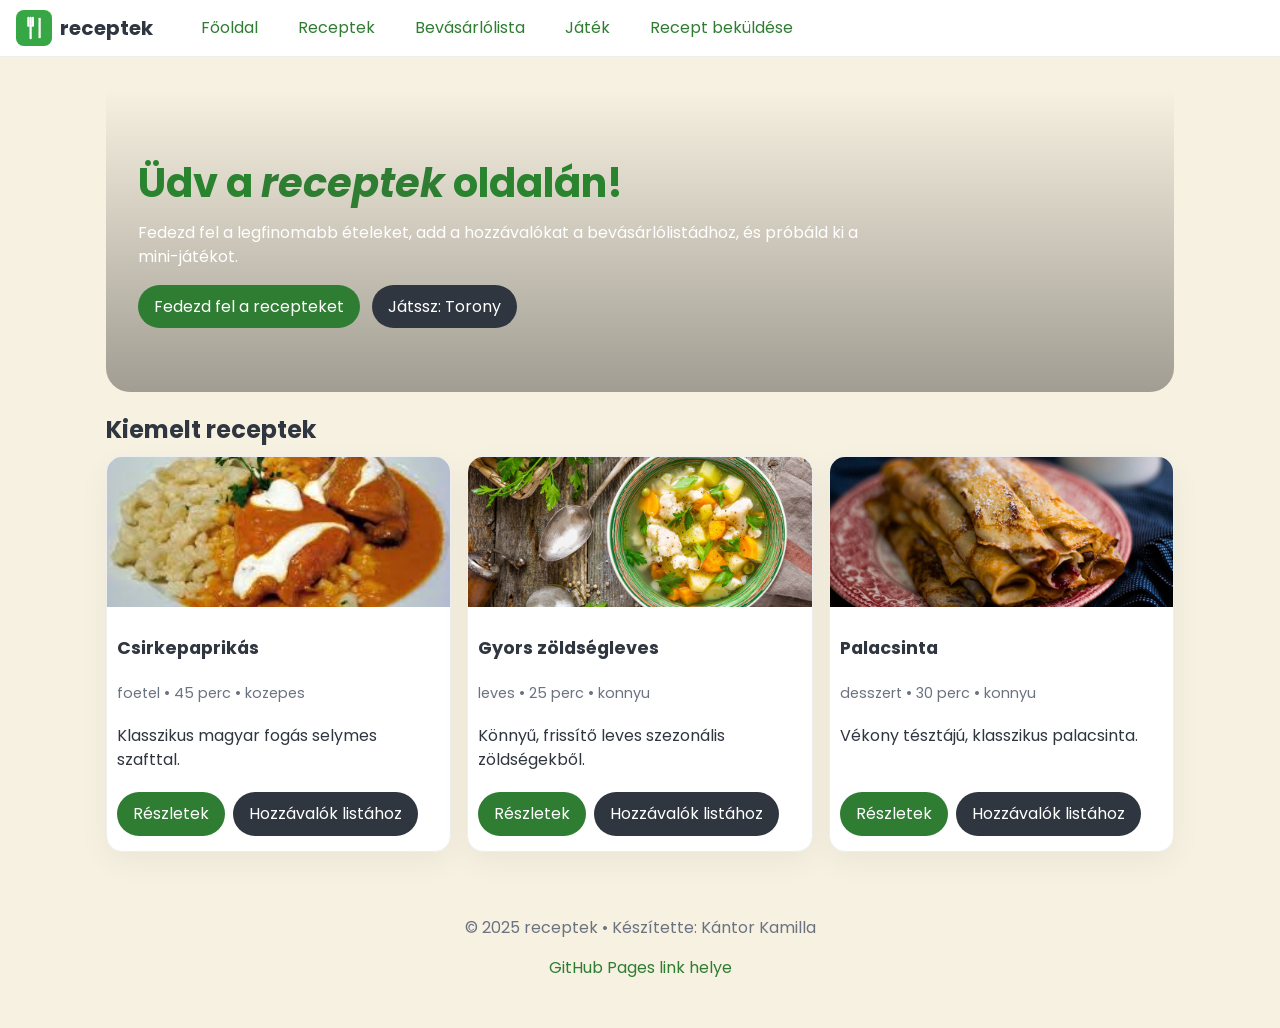
<file: receptek_starter/index.html>
<!doctype html>
<html lang="hu">
<head>
  <meta charset="UTF-8">
  <meta name="viewport" content="width=device-width, initial-scale=1.0">
  <meta name="author" content="Vezetéknév Keresztnév">
  <meta name="description" content="Receptek – receptajánló weboldal bevásárlólistával és mini-játékkal.">
  <title>receptek</title>
  <link rel="icon" href="favicon2.svg" type="image/svg+xml">
  <link rel="preconnect" href="https://fonts.googleapis.com">
  <link rel="preconnect" href="https://fonts.gstatic.com" crossorigin>
  <link href="https://fonts.googleapis.com/css2?family=Merriweather:wght@400;700&family=Poppins:wght@400;600;700&display=swap" rel="stylesheet">
  <link rel="stylesheet" href="css/style.css">
</head>
<body>
  <header class="site-header">
    <a class="logo" href="index.html" aria-label="Főoldal">
      <img src="images/logo2.svg" alt="receptek logó">
      <span class="brand">receptek</span>
    </a>
    <button class="menu-toggle" aria-expanded="false" aria-controls="site-nav" aria-label="Menü váltása">☰</button>
    <nav id="site-nav" class="site-nav" aria-label="Fő navigáció">
      <a href="index.html">Főoldal</a>
      <a href="receptek.html">Receptek</a>
      <a href="lista.html">Bevásárlólista</a>
      <a href="jatek.html">Játék</a>
      <a href="kapcsolat.html">Recept beküldése</a>
    </nav>
  </header>
  <main class="container">

    <section class="hero">
      <div class="hero__content">
        <h1>Üdv a <em class="rec">receptek</em> oldalán!</h1>
        <p>Fedezd fel a legfinomabb ételeket, add a hozzávalókat a bevásárlólistádhoz, és próbáld ki a mini-játékot.</p>
        <div class="hero__actions">
          <a class="btn" href="receptek.html">Fedezd fel a recepteket</a>
          <a class="btn btn--secondary" href="jatek.html">Játssz: Torony</a>
        </div>
      </div>
    </section>

    <section class="grid_cards" id="featured">
      <h2 class="section-title">Kiemelt receptek</h2>
      <div class="card-grid" data-bind="featured">
        <!-- JS tölti be a kártyákat a RECIPES-ből -->
      </div>
    </section>

    <script type="module">
      import { RECIPES } from './js/data/recipes.js';
      import { createRecipeCard } from './js/receptek.js';

      const featured = document.querySelector('[data-bind="featured"]');
      const top3 = RECIPES.slice(0, 3);
      for (const r of top3) {
        featured.appendChild(createRecipeCard(r));
      }
    </script>

  </main>
  <footer class="site-footer">
    <p>&copy; 2025 receptek • Készítette: Kántor Kamilla</p>
    <p><a href="#" rel="nofollow">GitHub Pages link helye</a></p>
  </footer>
  <script type="module" src="js/main.js"></script>
</body>
</html>
</file>
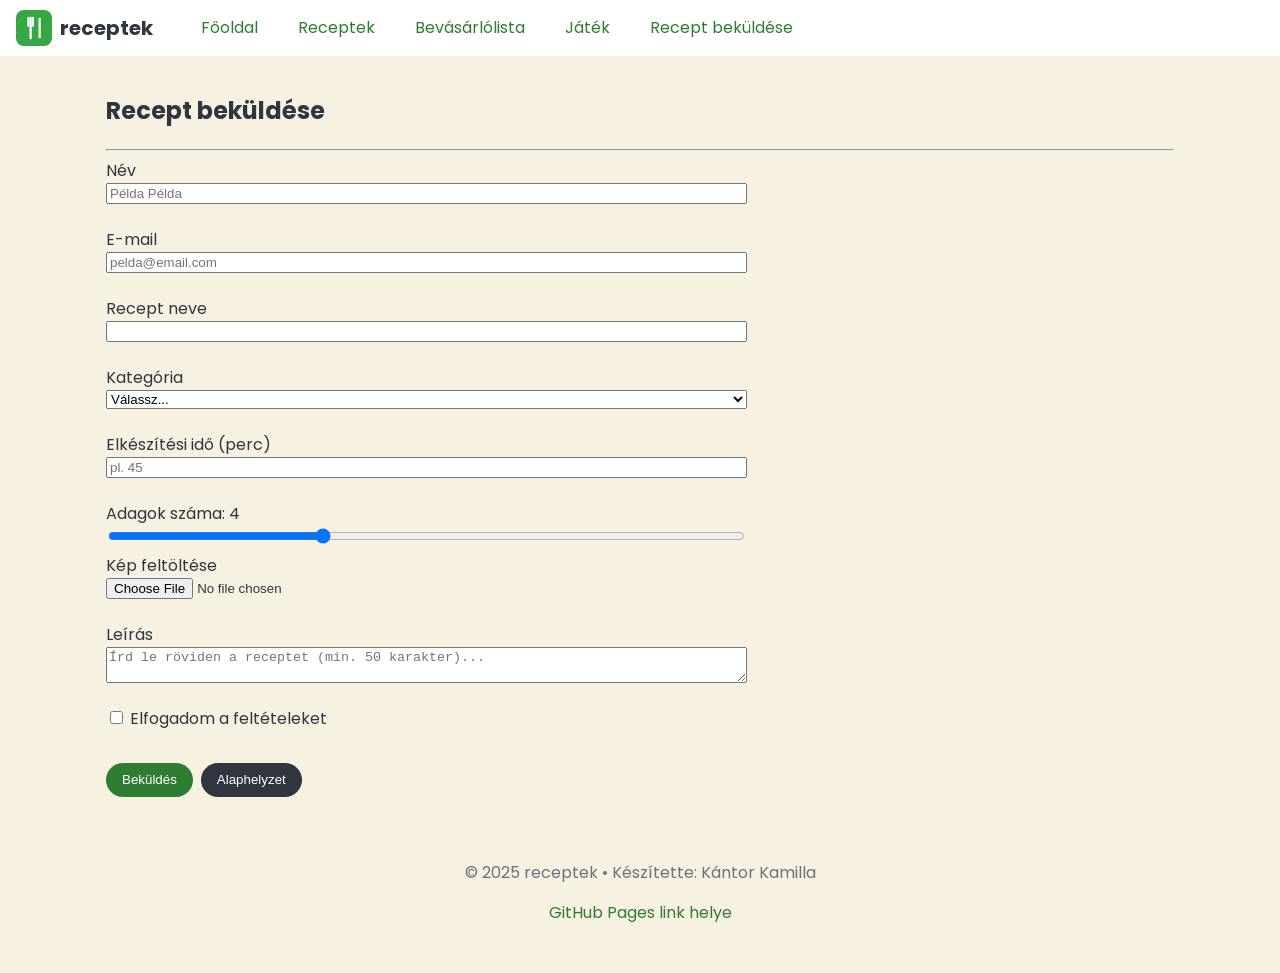
<file: receptek_starter/kapcsolat.html>
<!doctype html>
<html lang="hu">
<head>
  <meta charset="UTF-8">
  <meta name="viewport" content="width=device-width, initial-scale=1.0">
  <meta name="author" content="Vezetéknév Keresztnév">
  <meta name="description" content="Receptek – receptajánló weboldal bevásárlólistával és mini-játékkal.">
  <title>receptek</title>
  <link rel="icon" href="favicon2.svg" type="image/svg+xml">
  <link rel="preconnect" href="https://fonts.googleapis.com">
  <link rel="preconnect" href="https://fonts.gstatic.com" crossorigin>
  <link href="https://fonts.googleapis.com/css2?family=Merriweather:wght@400;700&family=Poppins:wght@400;600;700&display=swap" rel="stylesheet">
  <link rel="stylesheet" href="css/style.css">
</head>
<body>
  <header class="site-header">
    <a class="logo" href="index.html" aria-label="Főoldal">
      <img src="images/logo2.svg" alt="receptek logó">
      <span class="brand">receptek</span>
    </a>
    <button class="menu-toggle" aria-expanded="false" aria-controls="site-nav" aria-label="Menü váltása">☰</button>
    <nav id="site-nav" class="site-nav" aria-label="Fő navigáció">
      <a href="index.html">Főoldal</a>
      <a href="receptek.html">Receptek</a>
      <a href="lista.html">Bevásárlólista</a>
      <a href="jatek.html">Játék</a>
      <a href="kapcsolat.html">Recept beküldése</a>
    </nav>
  </header>
  <main class="container">

    <section class="form">
      <h1>Recept beküldése</h1> <hr>
      <form id="submitForm" novalidate>
        <div class="form-row">
          <label for="name">Név</label>
          <input id="name" name="name" type="text" required minlength="3" placeholder="Példa Példa">
          <small class="error" id="err-name"></small>
        </div>

        <div class="form-row">
          <label for="email">E-mail</label>
          <input id="email" name="email" type="email" required placeholder="pelda@email.com">
          <small class="error" id="err-email"></small>
        </div>

        <div class="form-row">
          <label for="recipeName">Recept neve</label>
          <input id="recipeName" name="recipeName" type="text" required minlength="3">
          <small class="error" id="err-recipeName"></small>
        </div>

        <div class="form-row">
          <label for="category">Kategória</label>
          <select id="category" name="category" required>
            <option value="">Válassz...</option>
            <option value="leves">Leves</option>
            <option value="foetel">Főétel</option>
            <option value="desszert">Desszert</option>
            <option value="vega">Vegetáriánus</option>
          </select>
          <small class="error" id="err-category"></small>
        </div>

        <div class="form-row">
          <label for="time">Elkészítési idő (perc)</label>
          <input id="time" name="time" type="number" min="1" max="240" required placeholder="pl. 45">
          <small class="error" id="err-time"></small>
        </div>

        <div class="form-row">
          <label for="servings">Adagok száma: <output id="servingsOut">4</output></label>
          <input id="servings" name="servings" type="range" min="1" max="10" value="4">
        </div>

        <div class="form-row">
          <label for="image">Kép feltöltése</label>
          <input id="image" name="image" type="file" accept="image/*">
          <small class="error" id="err-image"></small>
        </div>

        <div class="form-row">
          <label for="desc">Leírás</label>
          <textarea id="desc" name="desc" minlength="50" required placeholder="Írd le röviden a receptet (min. 50 karakter)..."></textarea>
          <small class="error" id="err-desc"></small>
        </div>

        <div class="form-row checkbox-row">
          <label>
            <input id="terms" name="terms" type="checkbox" required>
            Elfogadom a feltételeket
          </label>
          <small class="error" id="err-terms"></small>
        </div>

        <div class="form-actions">
          <button class="btn" type="submit">Beküldés</button>
          <button class="btn btn--secondary" type="reset">Alaphelyzet</button>
        </div>
      </form>
    </section>

    <script type="module">
      import { initForm } from './js/form.js';
      initForm();
    </script>

  </main>
  <footer class="site-footer">
    <p>&copy; 2025 receptek • Készítette: Kántor Kamilla</p>
    <p><a href="#" rel="nofollow">GitHub Pages link helye</a></p>
  </footer>
  <script type="module" src="js/main.js"></script>
</body>
</html>
</file>
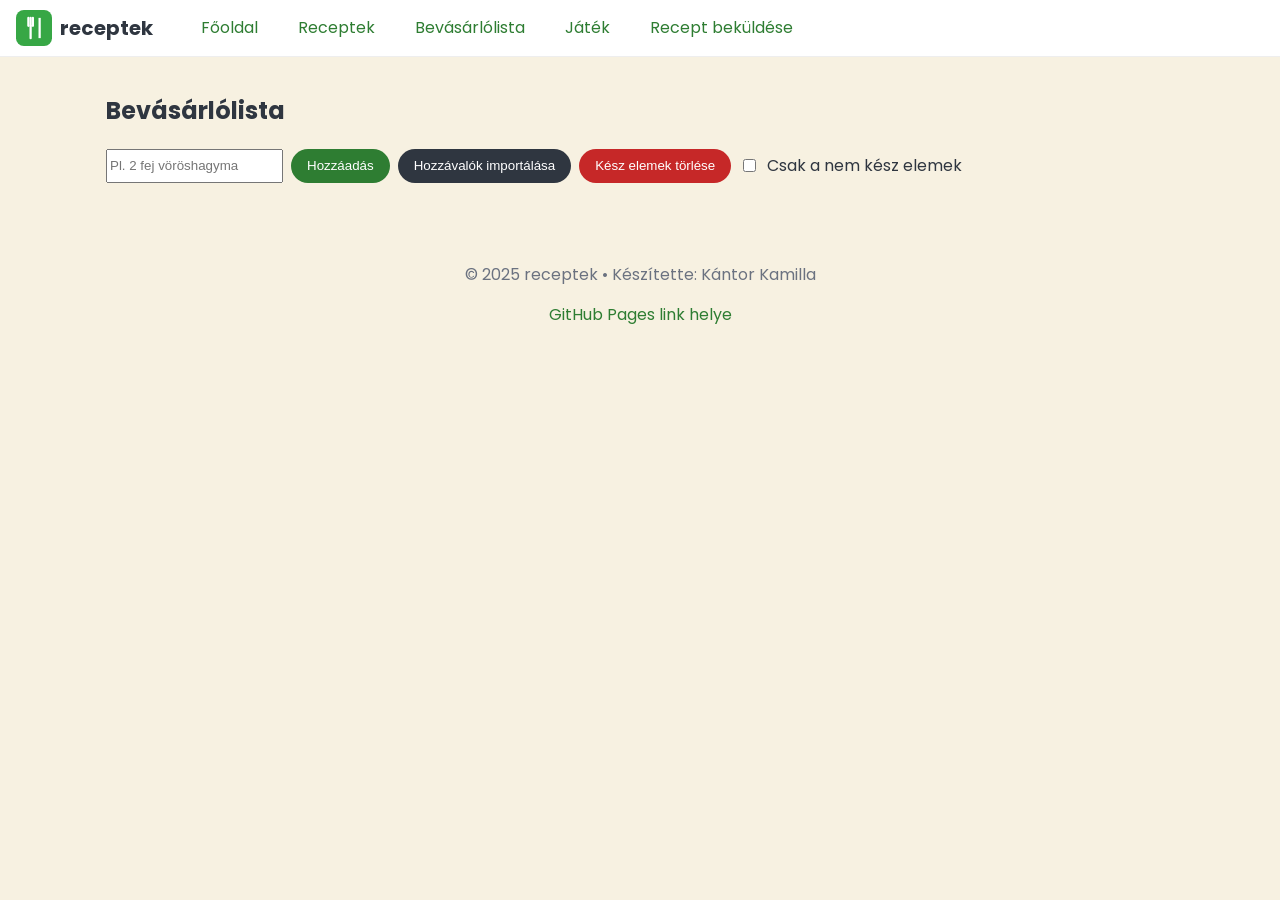
<file: receptek_starter/lista.html>
<!doctype html>
<html lang="hu">
<head>
  <meta charset="UTF-8">
  <meta name="viewport" content="width=device-width, initial-scale=1.0">
  <meta name="author" content="Vezetéknév Keresztnév">
  <meta name="description" content="Receptek – receptajánló weboldal bevásárlólistával és mini-játékkal.">
  <title>receptek</title>
  <link rel="icon" href="favicon2.svg" type="image/svg+xml">
  <link rel="preconnect" href="https://fonts.googleapis.com">
  <link rel="preconnect" href="https://fonts.gstatic.com" crossorigin>
  <link href="https://fonts.googleapis.com/css2?family=Merriweather:wght@400;700&family=Poppins:wght@400;600;700&display=swap" rel="stylesheet">
  <link rel="stylesheet" href="css/style.css">
</head>
<body>
  <header class="site-header">
    <a class="logo" href="index.html" aria-label="Főoldal">
      <img src="images/logo2.svg" alt="receptek logó">
      <span class="brand">receptek</span>
    </a>
    <button class="menu-toggle" aria-expanded="false" aria-controls="site-nav" aria-label="Menü váltása">☰</button>
    <nav id="site-nav" class="site-nav" aria-label="Fő navigáció">
      <a href="index.html">Főoldal</a>
      <a href="receptek.html">Receptek</a>
      <a href="lista.html">Bevásárlólista</a>
      <a href="jatek.html">Játék</a>
      <a href="kapcsolat.html">Recept beküldése</a>
    </nav>
  </header>
  <main class="container">

    <section class="shopping">
      <h1>Bevásárlólista</h1>

      <div class="shopping__controls">
        <label class="sr-only" for="itemText">Új tétel</label>
        <input id="itemText" type="text" placeholder="Pl. 2 fej vöröshagyma">
        <button class="btn" id="addBtn">Hozzáadás</button>
        <button class="btn btn--secondary" id="importBtn">Hozzávalók importálása</button>
        <button class="btn btn--danger" id="clearDoneBtn">Kész elemek törlése</button>
        <label class="filter-only">
          <input type="checkbox" id="hideDone">
          Csak a nem kész elemek
        </label>
      </div>

      <ul id="shoppingList" class="shopping__list" aria-live="polite"></ul>
    </section>

    <script type="module">
      import { initShoppingList } from './js/lista.js';
      initShoppingList();
    </script>

  </main>
  <footer class="site-footer">
    <p>&copy; 2025 receptek • Készítette: Kántor Kamilla</p>
    <p><a href="#" rel="nofollow">GitHub Pages link helye</a></p>
  </footer>
  <script type="module" src="js/main.js"></script>
</body>
</html>
</file>
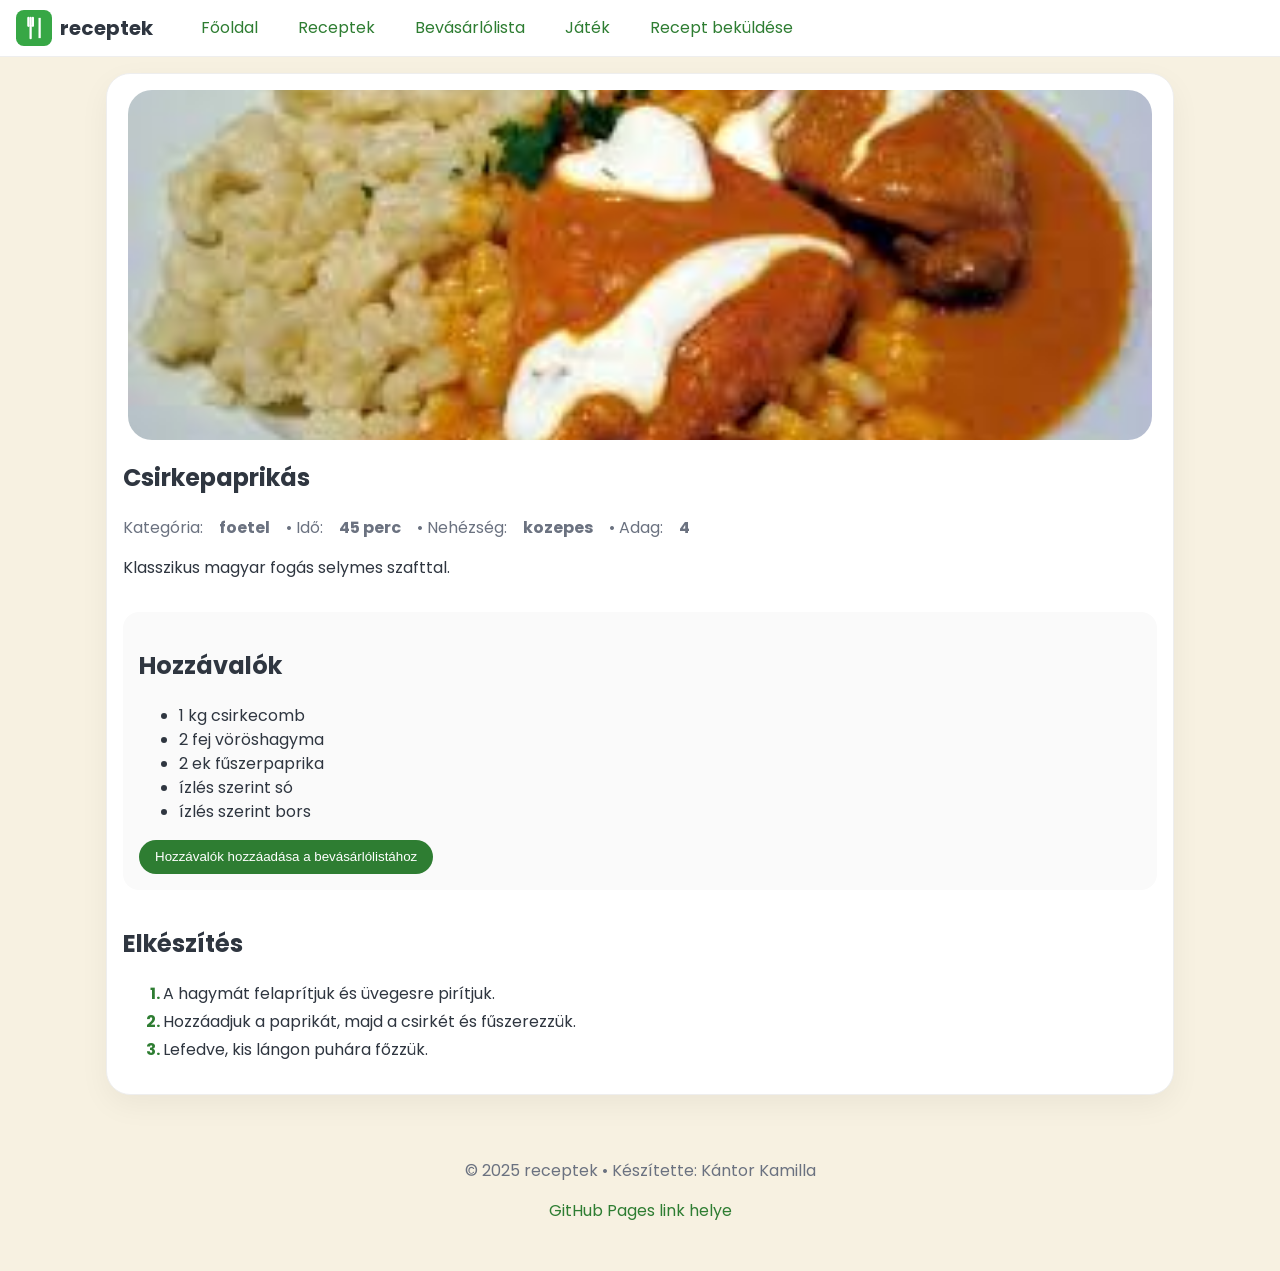
<file: receptek_starter/recept.html>
<!doctype html>
<html lang="hu">
<head>
  <meta charset="UTF-8">
  <meta name="viewport" content="width=device-width, initial-scale=1.0">
  <meta name="author" content="Vezetéknév Keresztnév">
  <meta name="description" content="Receptek – receptajánló weboldal bevásárlólistával és mini-játékkal.">
  <title>receptek</title>
  <link rel="icon" href="favicon2.svg" type="image/svg+xml">
  <link rel="preconnect" href="https://fonts.googleapis.com">
  <link rel="preconnect" href="https://fonts.gstatic.com" crossorigin>
  <link href="https://fonts.googleapis.com/css2?family=Merriweather:wght@400;700&family=Poppins:wght@400;600;700&display=swap" rel="stylesheet">
  <link rel="stylesheet" href="css/style.css">
</head>
<body>
  <header class="site-header">
    <a class="logo" href="index.html" aria-label="Főoldal">
      <img src="images/logo2.svg" alt="receptek logó">
      <span class="brand">receptek</span>
    </a>
    <button class="menu-toggle" aria-expanded="false" aria-controls="site-nav" aria-label="Menü váltása">☰</button>
    <nav id="site-nav" class="site-nav" aria-label="Fő navigáció">
      <a href="index.html">Főoldal</a>
      <a href="receptek.html">Receptek</a>
      <a href="lista.html">Bevásárlólista</a>
      <a href="jatek.html">Játék</a>
      <a href="kapcsolat.html">Recept beküldése</a>
    </nav>
  </header>
  <main class="container">

    <article id="recipeDetail" class="recipe-detail" aria-live="polite">
      <!-- JS tölti be a részleteket az id paraméter alapján -->
    </article>

    <script type="module">
      import { initRecipeDetail } from './js/recept.js';
      initRecipeDetail();
    </script>

  </main>
  <footer class="site-footer">
    <p>&copy; 2025 receptek • Készítette: Kántor Kamilla</p>
    <p><a href="#" rel="nofollow">GitHub Pages link helye</a></p>
  </footer>
  <script type="module" src="js/main.js"></script>
</body>
</html>
</file>
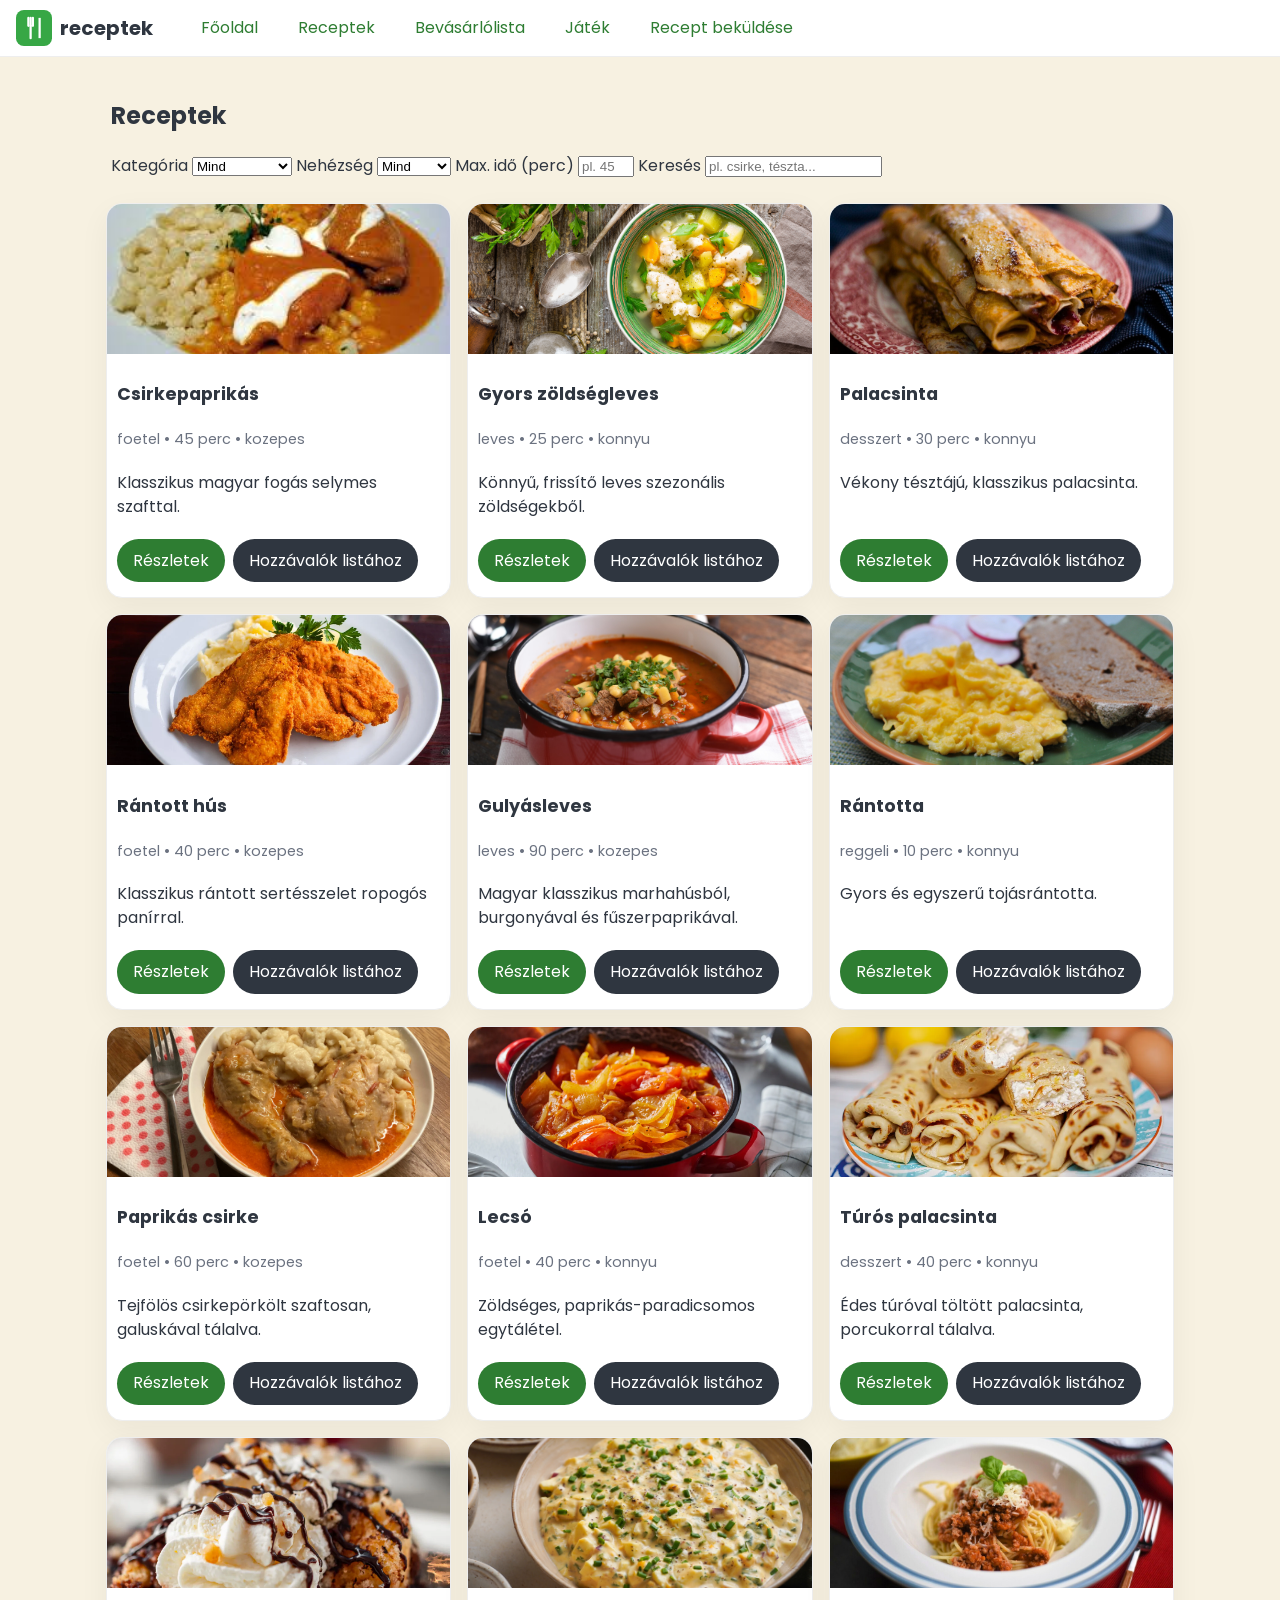
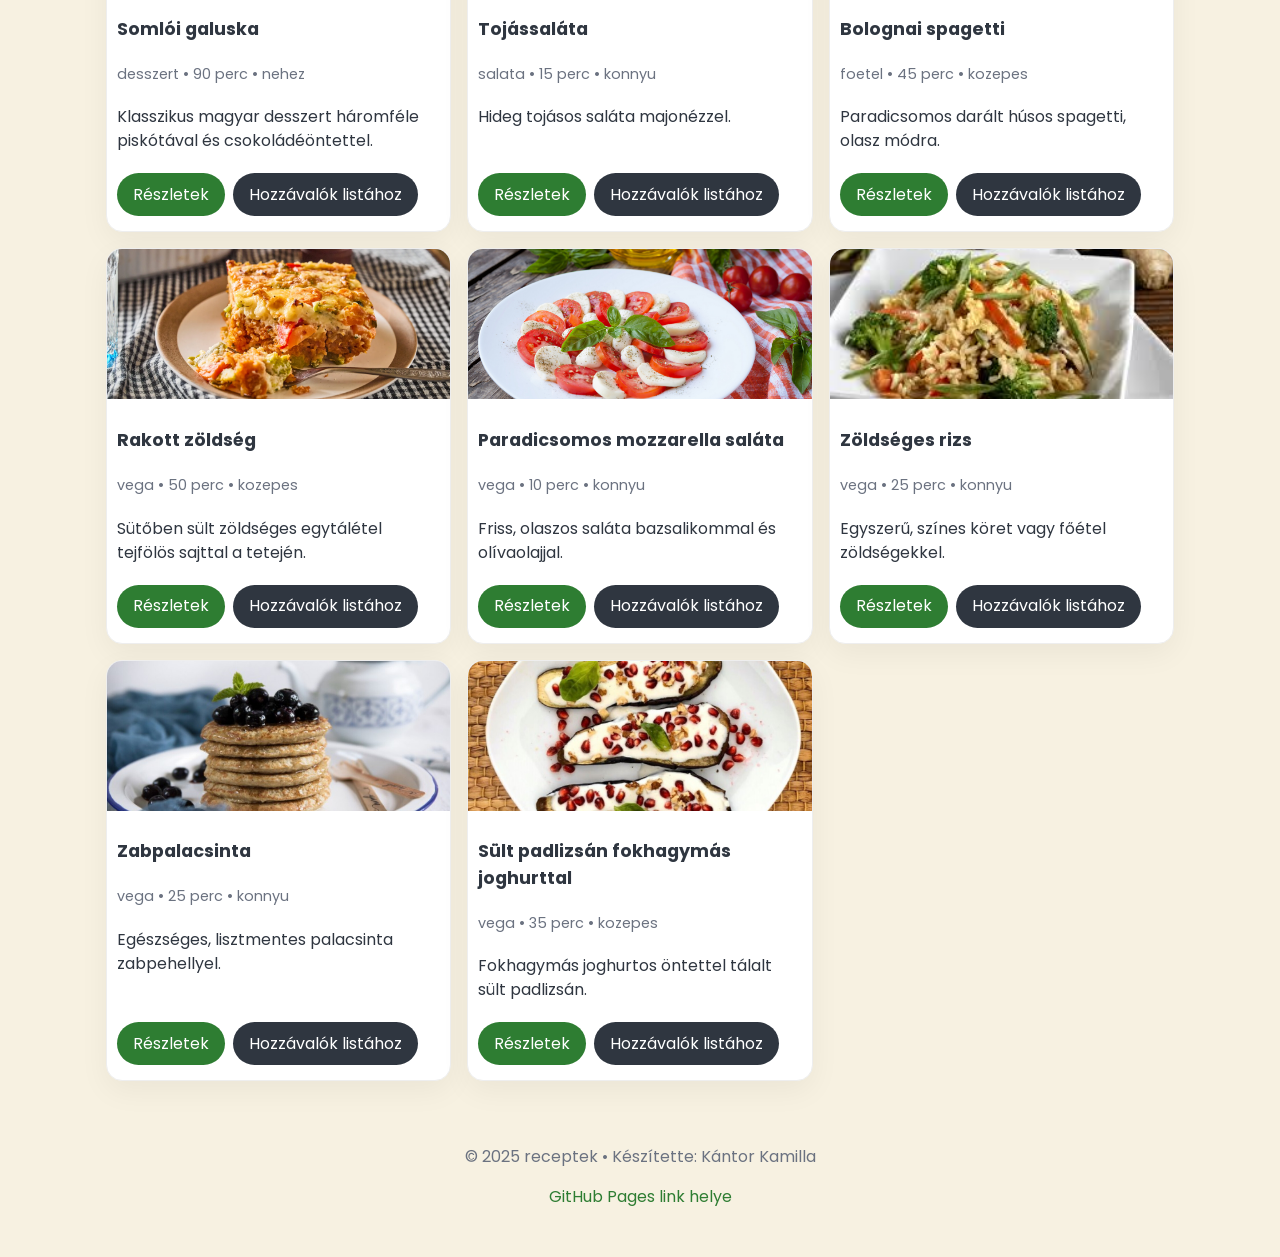
<file: receptek_starter/receptek.html>
<!doctype html>
<html lang="hu">
<head>
  <meta charset="UTF-8">
  <meta name="viewport" content="width=device-width, initial-scale=1.0">
  <meta name="author" content="Vezetéknév Keresztnév">
  <meta name="description" content="Receptek – receptajánló weboldal bevásárlólistával és mini-játékkal.">
  <title>receptek</title>
  <link rel="icon" href="favicon2.svg" type="image/svg+xml">
  <link rel="preconnect" href="https://fonts.googleapis.com">
  <link rel="preconnect" href="https://fonts.gstatic.com" crossorigin>
  <link href="https://fonts.googleapis.com/css2?family=Merriweather:wght@400;700&family=Poppins:wght@400;600;700&display=swap" rel="stylesheet">
  <link rel="stylesheet" href="css/style.css">
</head>
<body>
  <header class="site-header">
    <a class="logo" href="index.html" aria-label="Főoldal">
      <img src="images/logo2.svg" alt="receptek logó">
      <span class="brand">receptek</span>
    </a>
    <button class="menu-toggle" aria-expanded="false" aria-controls="site-nav" aria-label="Menü váltása">☰</button>
    <nav id="site-nav" class="site-nav" aria-label="Fő navigáció">
      <a href="index.html">Főoldal</a>
      <a href="receptek.html">Receptek</a>
      <a href="lista.html">Bevásárlólista</a>
      <a href="jatek.html">Játék</a>
      <a href="kapcsolat.html">Recept beküldése</a>
    </nav>
  </header>
  <main class="container">

    <section class="filters">
      <h1>Receptek</h1>
      <form class="filter-form" id="filterForm">
        <label>
          Kategória
          <select name="category">
            <option value="">Mind</option>
            <option value="leves">Leves</option>
            <option value="foetel">Főétel</option>
            <option value="desszert">Desszert</option>
            <option value="vega">Vegetáriánus</option>
          </select>
        </label>
        <label>
          Nehézség
          <select name="difficulty">
            <option value="">Mind</option>
            <option value="konnyu">Könnyű</option>
            <option value="kozepes">Közepes</option>
            <option value="nehez">Nehéz</option>
          </select>
        </label>
        <label>
          Max. idő (perc)
          <input type="number" name="time" min="1" max="240" placeholder="pl. 45">
        </label>
        <label>
          Keresés
          <input type="search" name="q" placeholder="pl. csirke, tészta...">
        </label>
      </form>
    </section>

    <section class="grid_cards">
      <div class="card-grid" id="recipeGrid">
        <!-- JS tölti be -->
      </div>
    </section>

    <script type="module">
      import { initRecipeList } from './js/receptek.js';
      initRecipeList();
    </script>

  </main>
  <footer class="site-footer">
    <p>&copy; 2025 receptek • Készítette: Kántor Kamilla</p>
    <p><a href="#" rel="nofollow">GitHub Pages link helye</a></p>
  </footer>
  <script type="module" src="js/main.js"></script>
</body>
</html>
</file>
<file: receptek_starter/css/style.css>
/* Fixed size image for recept.html */
#recipe-img {
    width: 99%;
    max-height: 350px;
    display: block;
    border-radius: 24px;
    object-fit: cover;
    margin: 0 auto 1rem auto;
}

:root {
    --primary: #2E7D32; /* természetes zöld */
    --accent: #A5D6A7;
    --danger: #C62828;
    --bg: #F7F1E1; /* bézses háttér */
    --text: #2F3640;
    --muted: #6B7280;
    --radius: 16px;
}

* {
    box-sizing: border-box;
}

html, body {
    margin: 0;
    padding: 0;
    background: var(--bg);
    color: var(--text);
    font-family: Poppins, system-ui, -apple-system, Segoe UI, Roboto, Ubuntu, Cantarell, 'Helvetica Neue', Arial, 'Noto Sans', sans-serif;
    line-height: 1.5;
}

img {
    max-width: 100%;
    height: auto;
    display: block;
}

a {
    color: var(--primary);
    text-decoration: none;
}

a:hover {
    text-decoration: underline;
}

.container {
    max-width: 1100px;
    margin: 0 auto;
    padding: 1rem;
}

.site-header {
    position: sticky;
    top: 0;
    z-index: 10;
    background: white;
    border-bottom: 1px solid #eee;
    display: flex;
    align-items: center;
    gap: 1rem;
    padding: .5rem 1rem;
}

.logo {
    display: flex;
    align-items: center;
    gap: .5rem;
    font-weight: 700;
    color: var(--text);
}

.logo img {
    width: 36px;
    height: 36px;
}

.brand {
    font-weight: 700;
    font-size: 1.25rem;
    padding-right: 20px;
}

.brand:hover {
    text-decoration: none;
}

.menu-toggle {
    margin-left: auto;
    display: none;
    background: transparent;
    border: 1.5px solid #ddd;
    border-radius: var(--radius);
    padding: .4rem .6rem;
    cursor: pointer;
}

.rec {
    color: #2E7D32;
}

.filter-form{
    margin-bottom: 20px;
}
.filters{
    padding: 5px;
}

.site-nav {
    display: flex;
    gap: 1rem;
}

.site-nav a {
    padding: .5rem .75rem;
    border-radius: 10px;
    text-decoration: none;
}

.site-nav a:hover {
    background: #f3f4f6;
}

@media (max-width: 768px) {
    .site-nav {
        display: none;
        flex-direction: column;
        position: absolute;
        top: 60px;
        right: 10px;
        background: white;
        padding: .5rem;
        border: 1px solid #eee;
        border-radius: var(--radius);
        box-shadow: 0 8px 30px rgba(0,0,0,.08);
    }

    .menu-toggle {
        display: block;
        margin-left: auto;
    }

    .site-nav.open {
        display: flex;
    }
    .grid_cards{
        grid-template-columns: repeat(2, 1fr);
    }
}

.site-footer {
    text-align: center;
    padding: 2rem 1rem;
    color: var(--muted);
}

.hero {
    background: linear-gradient(0deg, rgba(0,0,0,.35), rgba(0,0,0,.0));
    border-radius: 0 0 24px 24px;
    padding: 4rem 2rem;
    color: white;
    margin: 1rem 0;
}

.hero__content {
    max-width: 720px;
}

.hero h1 {
    font-size: 2.5rem;
    margin: 0 0 .5rem;
    color:#2a832e
}

.hero p {
    /* font-family: Merriweather, serif; */
    margin: .5rem 0 1rem;
}

.hero__actions {
    display: flex;
    gap: .75rem;
    flex-wrap: wrap;
}

.btn {
    background: var(--primary);
    color: #fff;
    padding: .6rem 1rem;
    border-radius: 999px;
    border: none;
    display: inline-block;
}

.btn:hover {
    opacity: .85;
    text-decoration: none;
    transform: scale(1.05);
    transition: transform 0.2s;
}

.btn--secondary {
    background: #2F3640;
}

.btn--danger {
    background: var(--danger);
}

.section-title {
    margin: 1.25rem 0 .5rem;
}

.grid_cards .card-grid {
    display: grid;
    grid-template-columns: repeat(3, 1fr);
    gap: 1rem;
}
.grid_cards img{
    width: 100%;
    height: 200px;
    object-fit: cover;
}
.card:hover{
    transform: scale(1.02);
    transition: transform 0.2s;
}

@media (max-width: 992px) {
    .grid_cards .card-grid {
        grid-template-columns: repeat(2, 1fr);
    }
}

@media (max-width: 576px) {
    .grid_cards .card-grid {
        grid-template-columns: 1fr;
    }
}

.card {
    background: #fff;
    border: 1px solid #eee;
    border-radius: var(--radius);
    overflow: hidden;
    display: flex;
    flex-direction: column;
    box-shadow: 0 10px 30px rgba(0,0,0,.05);
}
.card img{
    width: 100%;
    height: 150px;
    object-fit: cover;
}

.card__body {
    padding: 10px 10px 5px 10px;
    display: flex;
    flex-direction: column;
    gap: .25rem;
    flex: 1;
}

.card__title {
    font-size: 1.1rem;
    font-weight: 700;
}

.card__meta {
    font-size: .9rem;
    color: var(--muted);
}


.card__actions {
    margin-top: auto;
    margin-bottom: 10px;
    display: flex;
    gap: .5rem;
    flex-wrap: wrap;
}

.recipe-detail {
    background: white;
    border: 1px solid #eee;
    border-radius: 24px;
    padding: 1rem;
    box-shadow: 0 10px 30px rgba(0,0,0,.05);
    display: grid;
    gap: 1rem;
}

.recipe-detail .meta {
    display: flex;
    gap: 1rem;
    flex-wrap: wrap;
    color: var(--muted);
}

.recipe-detail .ingredients {
    background: #fafafa;
    border-radius: 16px;
    padding: 1rem;
}

.recipe-detail .steps {
    counter-reset: step;
}

.recipe-detail .steps li {
    margin: .25rem 0;
}

.recipe-detail .steps li::marker {
    font-weight: 700;
    color: var(--primary);
}

.shopping__controls {
    display: flex;
    gap: .5rem;
    flex-wrap: wrap;
    margin: .5rem 0 1rem;
}

.shopping__list {
    list-style: none;
    padding: 0;
    margin: 0;
    display: grid;
    gap: .5rem;
}

.shopping__item {
    display: flex;
    align-items: center;
    gap: .5rem;
    background: white;
    border: 1px solid #eee;
    border-radius: 12px;
    padding: .5rem;
}

.shopping__item.done {
    opacity: .6;
    text-decoration: line-through;
}

.shopping__item .text {
    flex: 1;
}

.shopping__item .drag {
    cursor: grab;
}

.filter-only {
    display: flex;
    align-items: center;
    gap: .5rem;
}

.game .arena {
    position: relative;
    min-height: 320px;
    background: white;
    border: 1px dashed #ddd;
    border-radius: 16px;
    margin-top: 1rem;
    overflow: hidden;
}

.ingredient {
    position: absolute;
    padding: .4rem .6rem;
    background: var(--accent);
    border-radius: 999px;
}

.stats {
    display: flex;
    gap: 1rem;
    align-items: center;
    margin-top: .5rem;
}

.form .form-row {
    display: flex;
    flex-direction: column;
    margin: .5rem 0;
    max-width: 60%;

}

.form .error {
    color: var(--danger);
    min-height: 1.2em;
}

.form .form-actions {
    display: flex;
    gap: .5rem;
    margin-top: 1rem;
}

.sr-only {
    position: absolute;
    width: 1px;
    height: 1px;
    padding: 0;
    margin: -1px;
    overflow: hidden;
    clip: rect(0,0,0,0);
    border: 0;
}

/* ////////// JATEK CSS ///////// */
/* Globálisabb beállítások csak a jatek-en belül */

.jatek {
  margin: 0;
  background: #f5e9ff;
  font-family: system-ui, -apple-system, BlinkMacSystemFont, "Segoe UI", sans-serif;
  display: flex;
  justify-content: center;
  align-items: center;
  min-height: 100vh;
  padding: 12px; /* kis belső margó, hogy mobilon ne lógjon ki */
}

.jatek .game-wrapper {
  background: #ffffff;
  box-shadow: 0 10px 30px rgba(0,0,0,0.15);
  border-radius: 20px;
  padding: 16px 16px 24px;
  display: flex;
  flex-direction: column;
  gap: 10px;
  align-items: center;
  width: 100%;
  max-width: 420px; /* desktopon sem lesz túl széles */
}

.jatek h1 {
  margin: 0;
  font-size: 20px;
  letter-spacing: 0.03em;
  text-align: center;
}

.jatek .info-row {
  display: flex;
  justify-content: space-between;
  align-items: center;
  width: 100%;
  gap: 10px;
}

.jatek .score {
  font-weight: 600;
  font-size: 14px;
}

.jatek .hint {
  font-size: 12px;
  color: #777;
  text-align: right;
}

.jatek button {
  border: none;
  border-radius: 999px;
  padding: 6px 14px;
  font-size: 13px;
  cursor: pointer;
  background: #ff8fb3;
  color: #fff;
  font-weight: 600;
  box-shadow: 0 4px 12px rgba(0,0,0,0.15);
  transition: transform 0.1s ease, box-shadow 0.1s ease, filter 0.1s ease;
  white-space: nowrap;
}

.jatek button:hover {
  filter: brightness(1.05);
  box-shadow: 0 6px 16px rgba(0,0,0,0.2);
  transform: translateY(-1px);
}

.jatek button:active {
  transform: translateY(0);
  box-shadow: 0 2px 8px rgba(0,0,0,0.15);
}

.jatek canvas {
  border-radius: 14px;
  background: linear-gradient(to top, #fddde6, #fff1f7);
  display: block;
  width: 100%;   /* reszponzív szélesség */
  height: auto;  /* arányosan skálázódik */
}

/* --- Mobil (keskeny kijelzők) --- */
@media (max-width: 480px) {
  .jatek {
    padding: 8px;
  }

  .jatek .game-wrapper {
    padding: 12px 12px 18px;
    border-radius: 16px;
    box-shadow: 0 6px 18px rgba(0,0,0,0.12);
  }

  .jatek h1 {
    font-size: 18px;
  }

  .jatek .info-row {
    flex-direction: column;
    align-items: stretch;
    gap: 6px;
  }

  .jatek .score {
    font-size: 13px;
  }

  .jatek .hint {
    font-size: 11px;
    text-align: left;
  }

  .jatek button {
    align-self: flex-end;
    font-size: 12px;
    padding: 5px 12px;
  }
}

/* --- Alacsony kijelzők (pl. landscape mobil) --- */
@media (max-height: 600px) {
  .jatek {
    align-items: flex-start;
    padding-top: 10px;
    padding-bottom: 10px;
  }

  .jatek .game-wrapper {
    box-shadow: 0 4px 14px rgba(0,0,0,0.12);
  }
}
</file>
